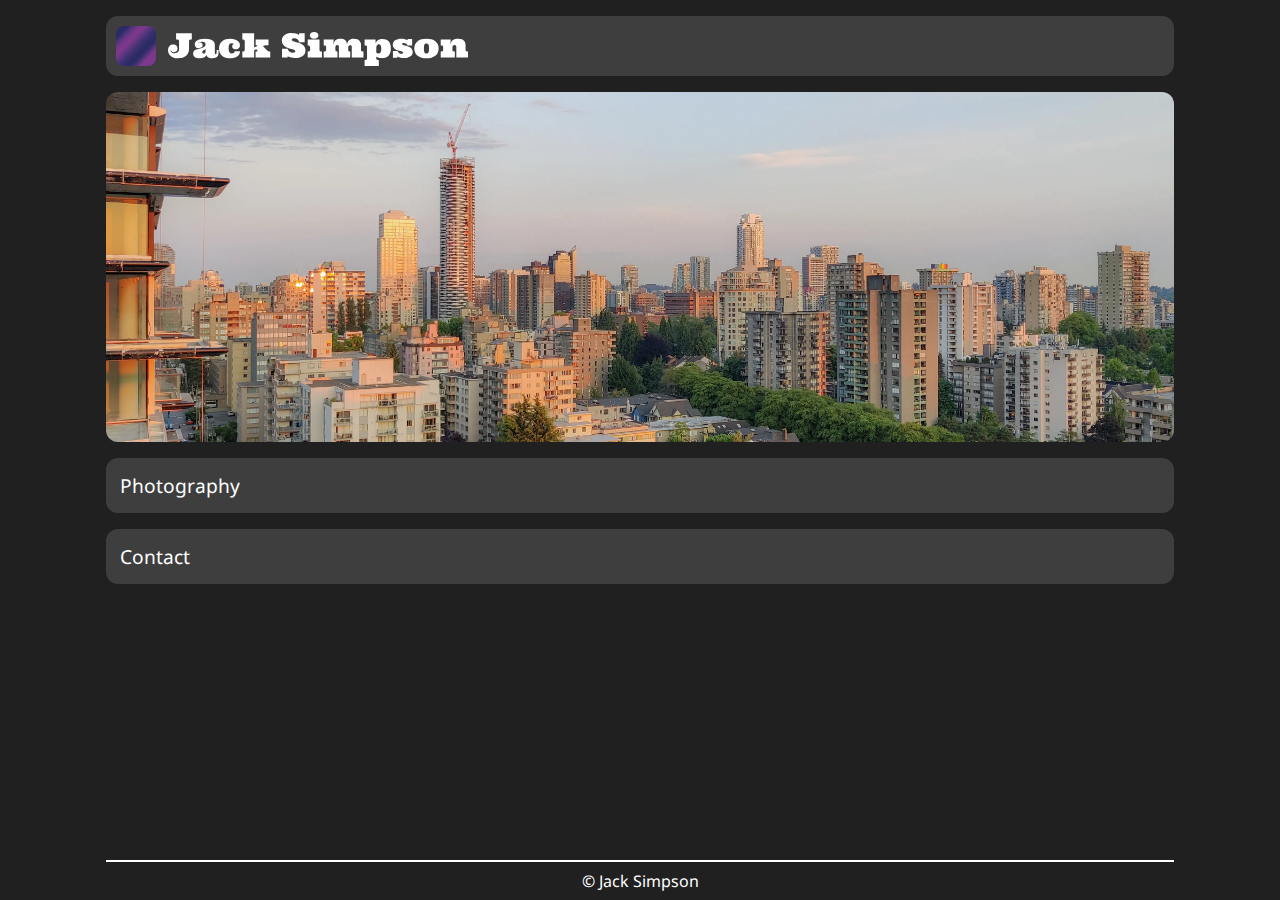
<file: index.html>
<!DOCTYPE html>
<html lang="en">

<head>
    <meta charset="UTF-8">
    <meta name="viewport" content="width=device-width, initial-scale=1.0">
    <title>Home | Jack Simpson</title>
    <link rel="stylesheet" href="project.css">
    <link rel="icon" href="logo.webp" type="image/x-icon">
    <meta name="description" content="Jack Simpson Biography">
    <link rel="preconnect" href="https://fonts.googleapis.com">
    <link rel="preconnect" href="https://fonts.gstatic.com" crossorigin>
    <link href="https://fonts.googleapis.com/css2?family=Noto+Sans:ital,wght@0,100..900;1,100..900&family=Ultra&display=swap" rel="stylesheet">
</head>

<body>
    <div id="wrapper">
        <header>
            <div id="topbar">
                <div id="logo" onclick="location.href='index.html'"></div>
                <a class="topHeader" href="index.html">
                    <img src="photos/header.svg" alt="">
                </a>
            </div>
        </header>
        <main>
            <div class="hero"></div>
            <nav id="homeNav"> <a href="photographyMain.html" class="linkButton">Photography</a> <a href="contact.html"
                    class="linkButton">Contact</a> </nav>
        </main>
        <footer>
            <div class="footertext">&copy; Jack Simpson</div>
        </footer>
    </div>
</body>

</html>
</file>
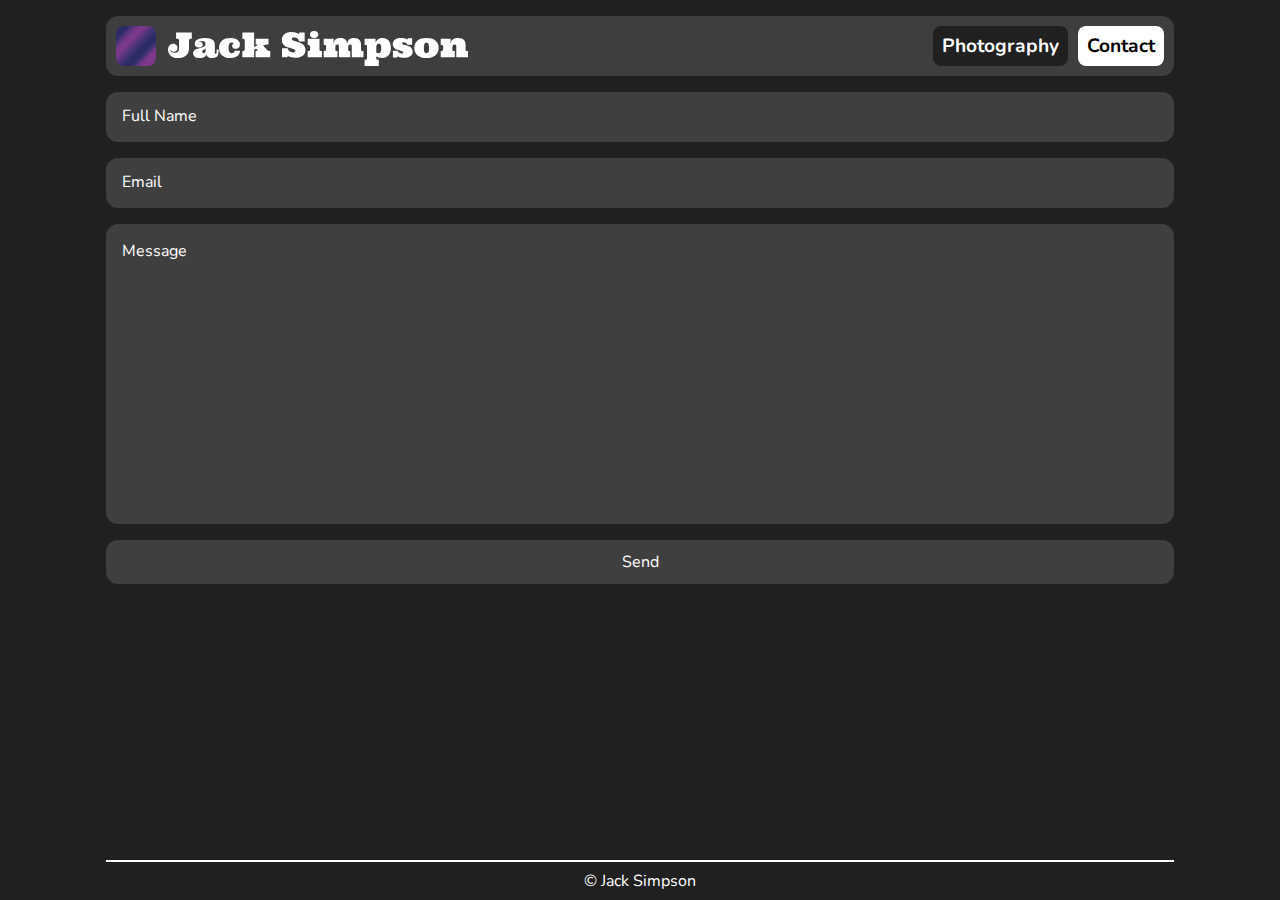
<file: contact/index.html>
<!DOCTYPE html>
<html lang="en">

<head>
    <meta charset="UTF-8">
    <meta name="viewport" content="width=device-width, initial-scale=1.0">
    <title>Contact | Jack Simpson</title>
    <link rel="stylesheet" href="/css/styles.css">
    <link rel="icon" href="/photos/logo.webp" type="image/x-icon">
    <meta name="description" content="Contact Me!">
    <link rel="preconnect" href="https://fonts.googleapis.com">
    <link rel="preconnect" href="https://fonts.gstatic.com" crossorigin>
    <link href="https://fonts.googleapis.com/css2?family=Nunito:ital,wght@0,200..1000;1,200..1000&display=swap" rel="stylesheet">
    <meta name="color-scheme" content="dark">
</head>

<body>
    <div id="wrapper">
        <header>
            <div id="topbar">
                <div id="logo" onclick="location.href='/'"></div>

                <a class="topHeader" href="/">
                    <img src="/photos/header.svg" alt="">
                </a>

                <nav><a href="/photography" class="linkButton">Photography</a> <a href="/contact"
                        class="linkButton selected">Contact</a> </nav>
            </div>
        </header>
        <main>
            <form id="contactForm" action="https://formspree.io/f/mnnqygoe" method="post">
                <input minlength="4" type="text" name="fullName" required placeholder="Full Name">
                <input type="email" name="email" required placeholder="Email" pattern="[a-z0-9._%+\-]+@[a-z0-9.\-]+\.[a-z]{2,}$" title="Please enter an email address">
                <textarea name="message" required placeholder="Message"></textarea>
                <input type="submit" id="submit" value="Send" class="linkButton">
            </form>
        </main>
        <footer>
            <div class="footertext">&copy; Jack Simpson</div>
        </footer>
    </div>
</body>
</html>
</file>
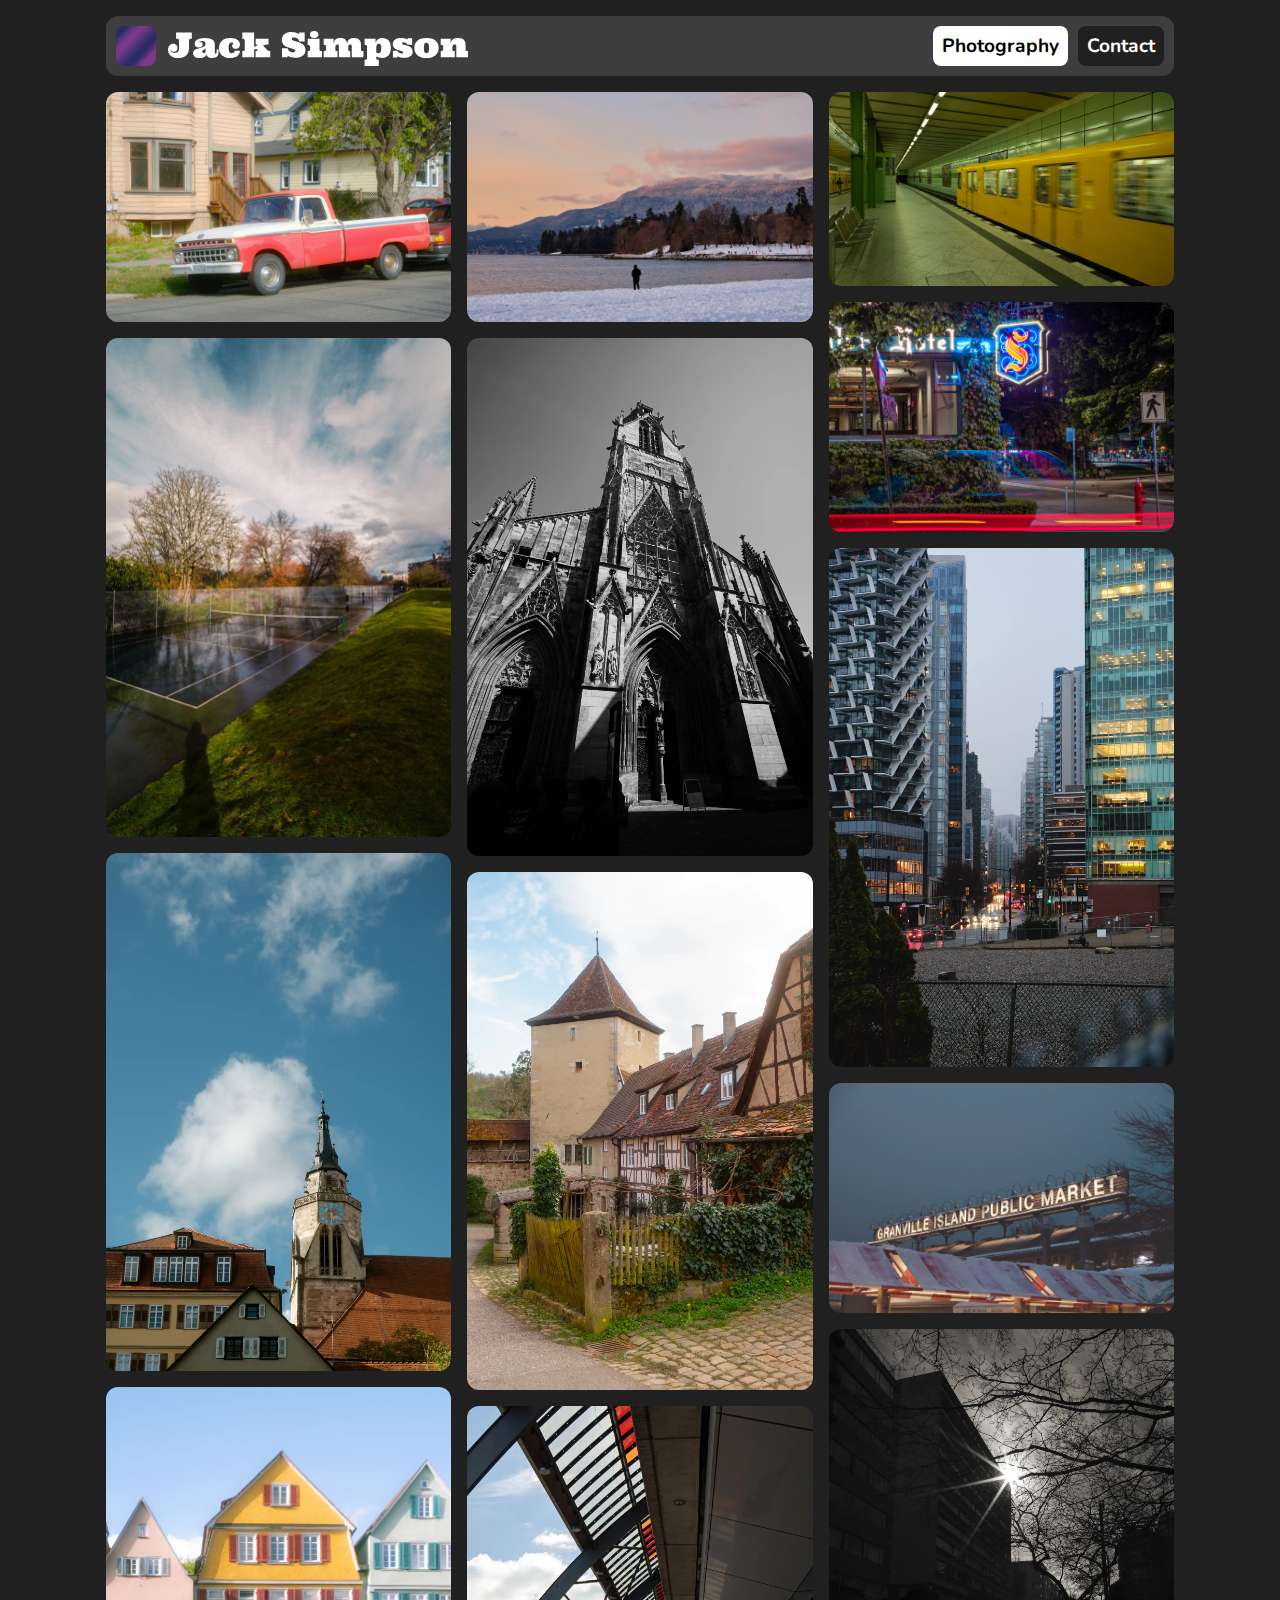
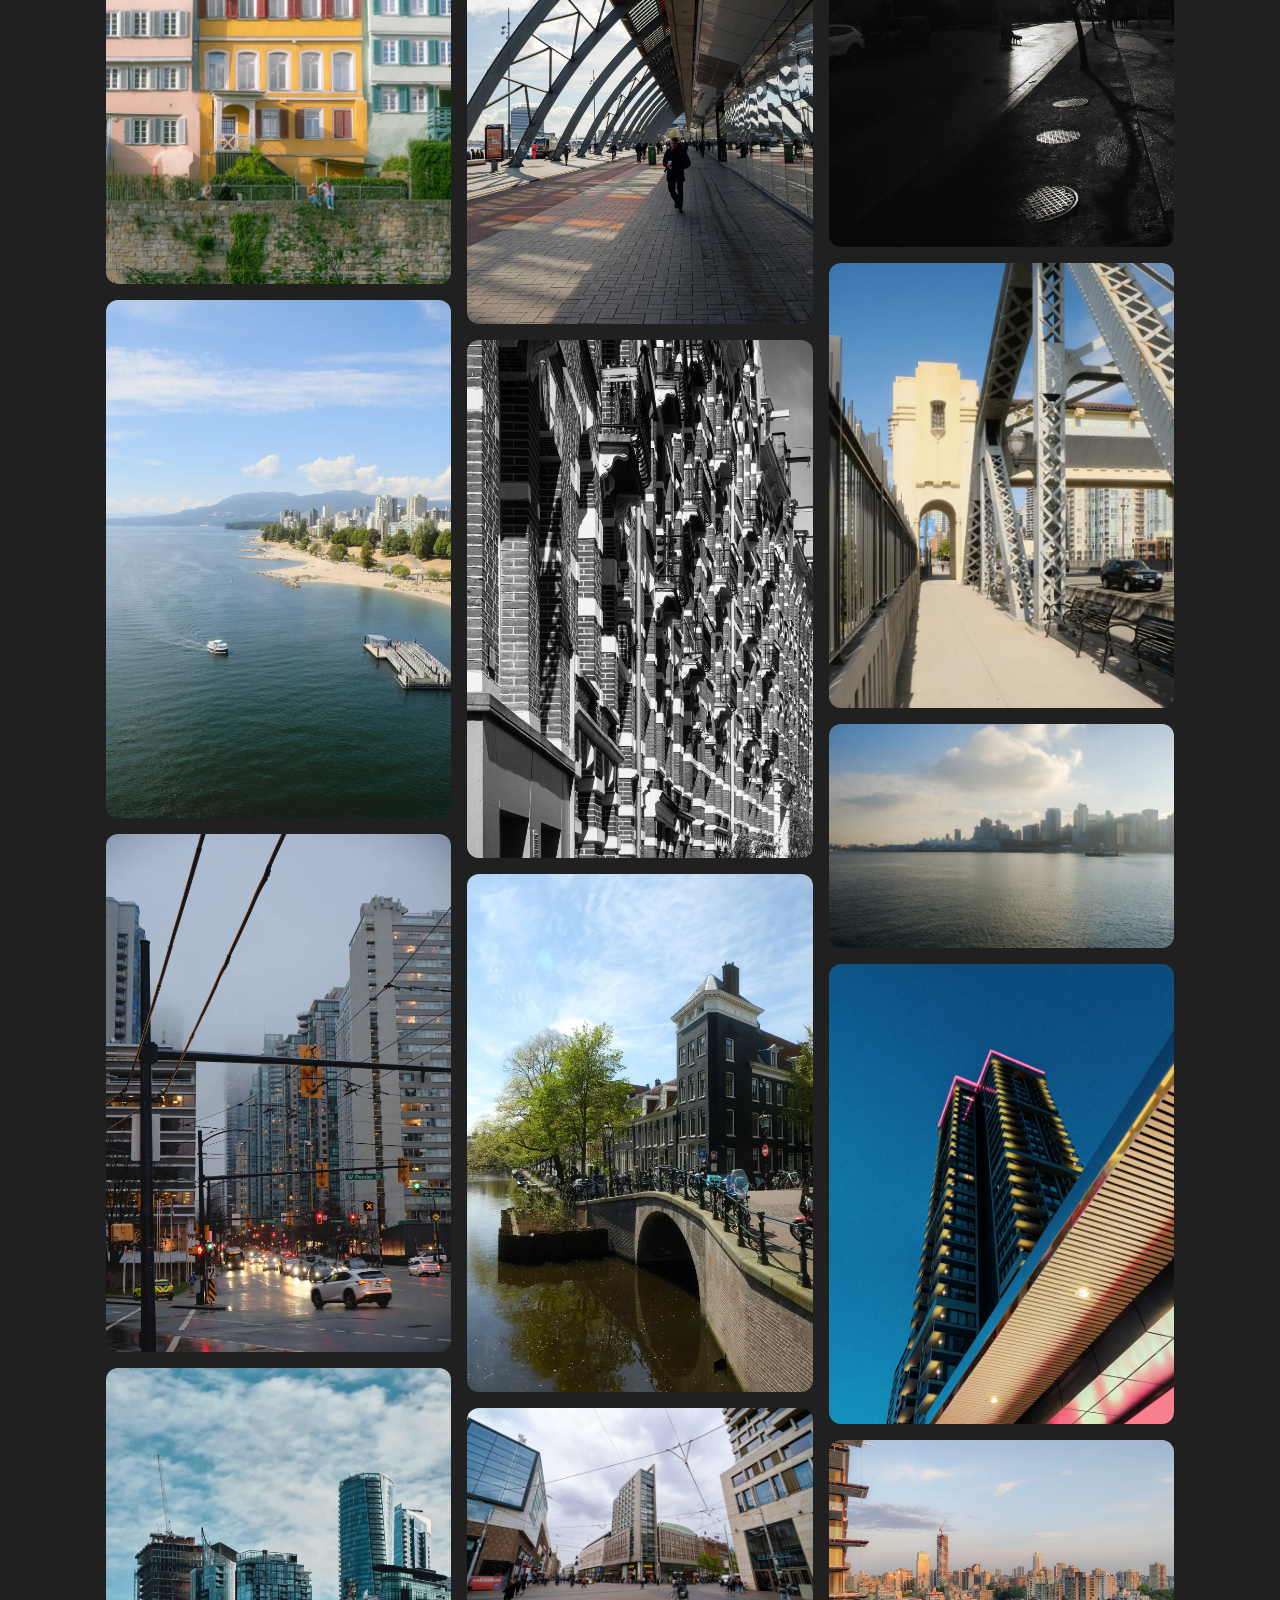
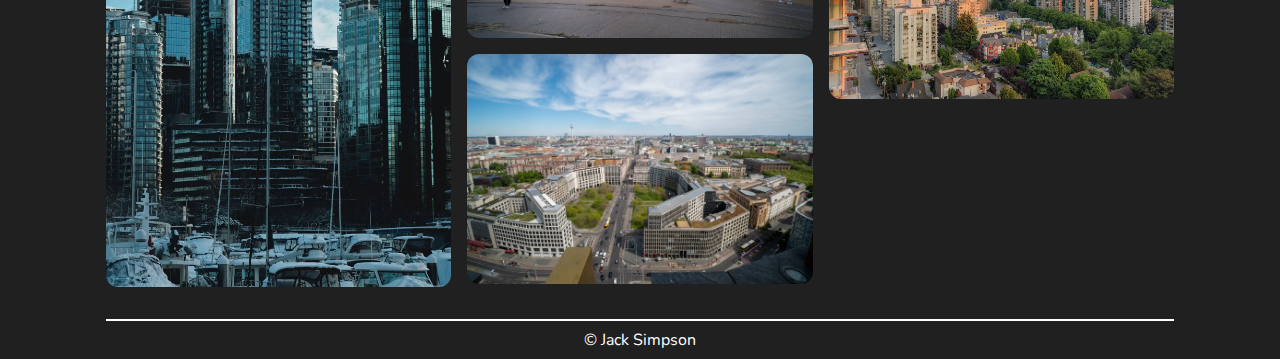
<file: photography/index.html>
<!DOCTYPE html>
<html lang="en">

<head>
    <meta charset="UTF-8">
    <meta name="viewport" content="width=device-width, initial-scale=1.0">
    <title>Photography | Jack Simpson</title>
    <link rel="stylesheet" href="/css/styles.css">
    <link rel="icon" href="/photos/logo.webp" type="image/x-icon">
    <meta name="description" content="Photography Portfolio">
    <link rel="preconnect" href="https://fonts.googleapis.com">
    <link rel="preconnect" href="https://fonts.gstatic.com" crossorigin>
    <link href="https://fonts.googleapis.com/css2?family=Nunito:ital,wght@0,200..1000;1,200..1000&display=swap" rel="stylesheet">
    <meta name="color-scheme" content="dark">
</head>

<body>
    <div id="wrapper">
        <header>
            <div id="topbar">
                <div id="logo" onclick="location.href='/'"></div>
                <a class="topHeader" href="/">
                    <img src="/photos/header.svg" alt="">
                </a>
                <nav><a href="/photography" class="linkButton selected">Photography</a> <a href="/contact"
                        class="linkButton">Contact</a> </nav>
        </header>

        <main>

            <div id="gallery">
                <div class="photoGrid">
                    <a href="/photos/main/1.webp">
                        <img src="/photos/main/1.webp" alt="">
                    </a>
                </div>

                <div class="photoGrid">
                    <a href="/photos/main/2.webp">
                        <img src="/photos/main/2.webp" alt="">
                    </a>
                </div>

                <div class="photoGrid">
                    <a href="/photos/main/3.webp">
                        <img src="/photos/main/3.webp" alt="">
                    </a>
                </div>

                <div class="photoGrid">
                    <a href="/photos/main/4.webp">
                        <img src="/photos/main/4.webp" alt="">
                    </a>
                </div>

                <div class="photoGrid">
                    <a href="/photos/main/5.webp">
                        <img src="/photos/main/5.webp" alt="">
                    </a>
                </div>

                <div class="photoGrid">
                    <a href="/photos/main/6.webp">
                        <img src="/photos/main/6.webp" alt="">
                    </a>
                </div>

                <div class="photoGrid">
                    <a href="/photos/main/7.webp">
                        <img src="/photos/main/7.webp" alt="">
                    </a>
                </div>

                <div class="photoGrid">
                    <a href="/photos/main/8.webp">
                        <img src="/photos/main/8.webp" alt="">
                    </a>
                </div>

                <div class="photoGrid">
                    <a href="/photos/main/9.webp">
                        <img src="/photos/main/9.webp" alt="">
                    </a>
                </div>

                <div class="photoGrid">
                    <a href="/photos/main/10.webp">
                        <img src="/photos/main/10.webp" alt="">
                    </a>
                </div>

                <div class="photoGrid">
                    <a href="/photos/main/11.webp">
                        <img src="/photos/main/11.webp" alt="">
                    </a>
                </div>

                <div class="photoGrid">
                    <a href="/photos/main/12.webp">
                        <img src="/photos/main/12.webp" alt="">
                    </a>
                </div>

                <div class="photoGrid">
                    <a href="/photos/main/13.webp">
                        <img src="/photos/main/13.webp" alt="">
                    </a>
                </div>

                <div class="photoGrid">
                    <a href="/photos/main/14.webp">
                        <img src="/photos/main/14.webp" alt="">
                    </a>
                </div>

                <div class="photoGrid">
                    <a href="/photos/main/15.webp">
                        <img src="/photos/main/15.webp" alt="">
                    </a>
                </div>

                <div class="photoGrid">
                    <a href="/photos/main/16.webp">
                        <img src="/photos/main/16.webp" alt="">
                    </a>
                </div>

                <div class="photoGrid">
                    <a href="/photos/main/17.webp">
                        <img src="/photos/main/17.webp" alt="">
                    </a>
                </div>

                <div class="photoGrid">
                    <a href="/photos/main/18.webp">
                        <img src="/photos/main/18.webp" alt="">
                    </a>
                </div>

                <div class="photoGrid">
                    <a href="/photos/main/19.webp">
                        <img src="/photos/main/19.webp" alt="">
                    </a>
                </div>

                <div class="photoGrid">
                    <a href="/photos/main/20.webp">
                        <img src="/photos/main/20.webp" alt="">
                    </a>
                </div>

                <div class="photoGrid">
                    <a href="/photos/main/21.webp">
                        <img src="/photos/main/21.webp" alt="">
                    </a>
                </div>

                <div class="photoGrid">
                    <a href="/photos/main/22.webp">
                        <img src="/photos/main/22.webp" alt="">
                    </a>
                </div>

                <div class="photoGrid">
                    <a href="/photos/main/23.webp">
                        <img src="/photos/main/23.webp" alt="">
                    </a>
                </div>

                <div class="photoGrid">
                    <a href="/photos/main/24.webp">
                        <img src="/photos/main/24.webp" alt="">
                    </a>
                </div>

            </div>

        </main>

        <footer>
            <div class="footertext">&copy; Jack Simpson</div>
        </footer>

    </div>
</body>

</html>
</file>
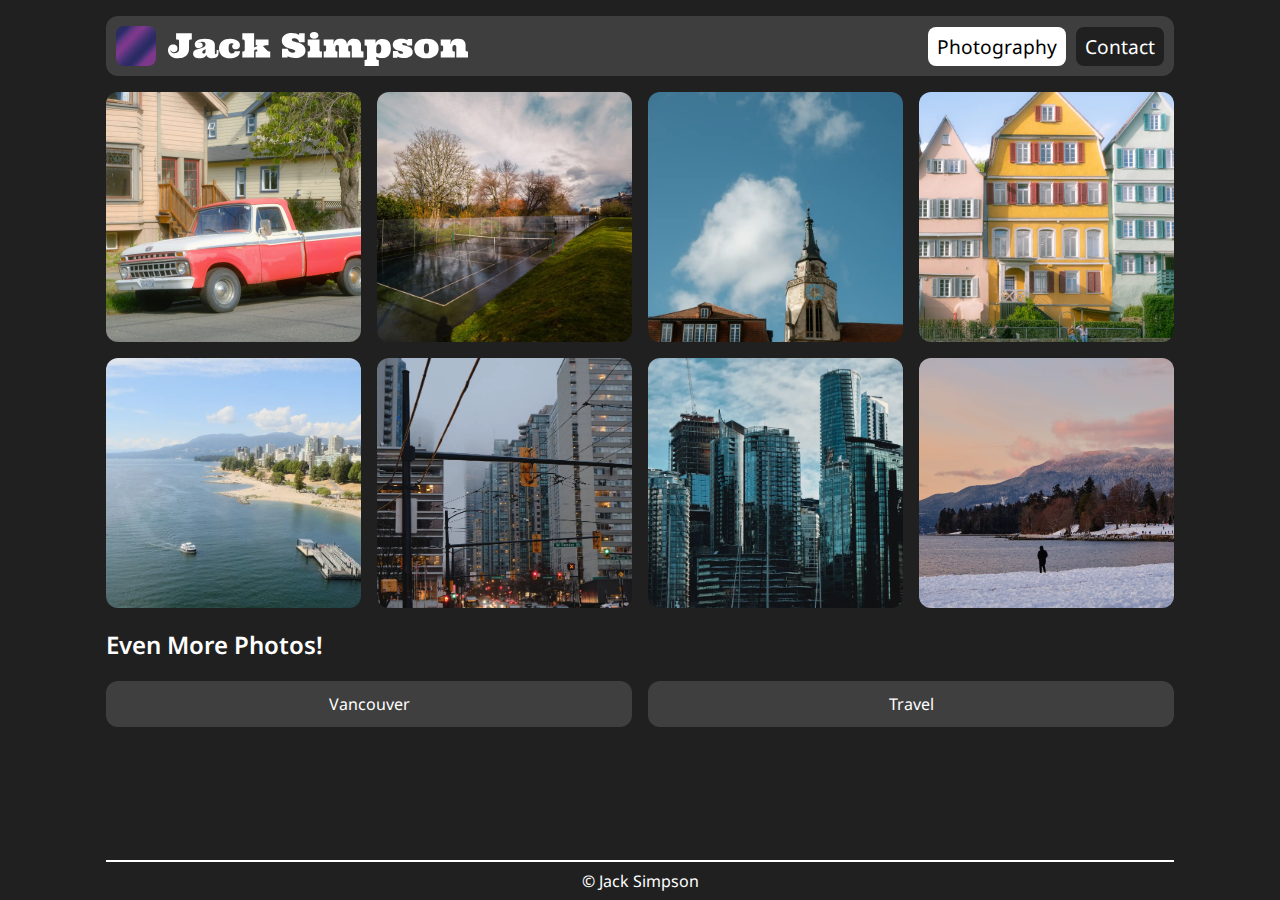
<file: photographyMain.html>
<!DOCTYPE html>
<html lang="en">

<head>
    <meta charset="UTF-8">
    <meta name="viewport" content="width=device-width, initial-scale=1.0">
    <title>Photography | Jack Simpson</title>
    <link rel="stylesheet" href="project.css">
    <link rel="icon" href="logo.webp" type="image/x-icon">
    <meta name="description" content="Photography Portfolio">
    <link rel="preconnect" href="https://fonts.googleapis.com">
    <link rel="preconnect" href="https://fonts.gstatic.com" crossorigin>
    <link href="https://fonts.googleapis.com/css2?family=Noto+Sans:ital,wght@0,100..900;1,100..900&family=Ultra&display=swap" rel="stylesheet">
</head>

<body>
    <div id="wrapper">
        <header>
            <div id="topbar">
                <div id="logo" onclick="location.href='index.html'"></div>
                <a class="topHeader" href="index.html">
                    <img src="photos/header.svg" alt="">
                </a>
                <nav><a href="photographyMain.html" class="linkButton selected">Photography</a> <a href="contact.html"
                        class="linkButton">Contact</a> </nav>
        </header>

        <main>

            <div id="gallery">
                <div class="photoGrid">
                    <a href="photos/main/1.webp">
                        <img src="photos/main/1.webp" alt="">
                    </a>
                </div>

                <div class="photoGrid">
                    <a href="photos/main/2.webp">
                        <img src="photos/main/2.webp" alt="">
                    </a>
                </div>

                <div class="photoGrid">
                    <a href="photos/main/3.webp">
                        <img src="photos/main/3.webp" alt="">
                    </a>
                </div>

                <div class="photoGrid">
                    <a href="photos/main/4.webp">
                        <img src="photos/main/4.webp" alt="">
                    </a>
                </div>

                <div class="photoGrid">
                    <a href="photos/main/5.webp">
                        <img src="photos/main/5.webp" alt="">
                    </a>
                </div>

                <div class="photoGrid">
                    <a href="photos/main/6.webp">
                        <img src="photos/main/6.webp" alt="">
                    </a>
                </div>

                <div class="photoGrid">
                    <a href="photos/main/7.webp">
                        <img src="photos/main/7.webp" alt="">
                    </a>
                </div>

                <div class="photoGrid">
                    <a href="photos/main/8.webp">
                        <img src="photos/main/8.webp" alt="">
                    </a>
                </div>

            </div>
            <h2>Even More Photos!</h2>
            <div id="morePhotos">
                <a class="photoLinks linkButton" href="photographyVan.html">Vancouver</a>
                <a class="photoLinks linkButton" href="photographyTravel.html">Travel</a>
            </div>

        </main>

        <footer>
            <div class="footertext">&copy; Jack Simpson</div>
        </footer>

    </div>
</body>

</html>
</file>
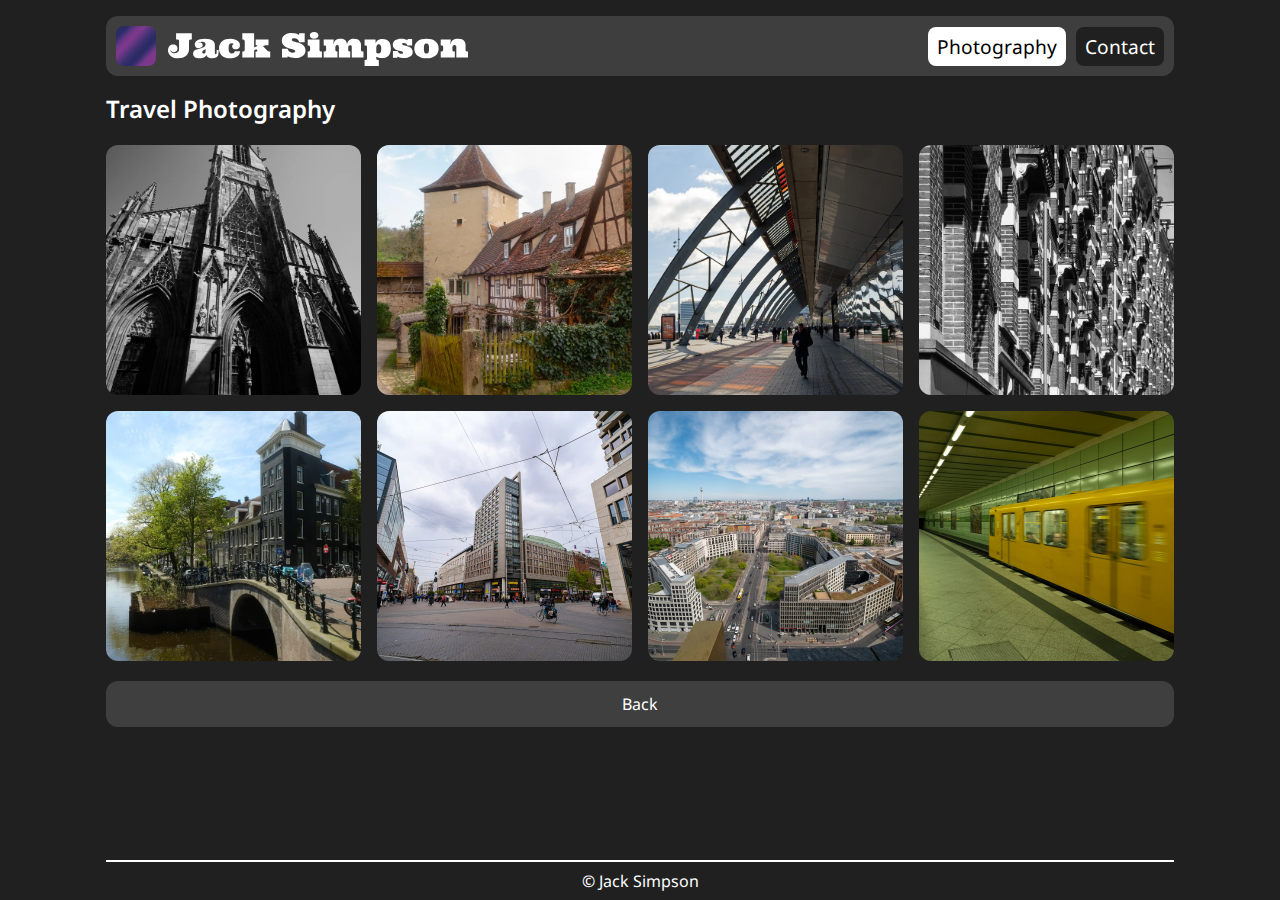
<file: photographyTravel.html>
<!DOCTYPE html>
<html lang="en">

<head>
    <meta charset="UTF-8">
    <meta name="viewport" content="width=device-width, initial-scale=1.0">
    <title>Travel Photography | Jack Simpson</title>
    <link rel="stylesheet" href="project.css">
    <link rel="icon" href="logo.webp" type="image/x-icon">
    <meta name="description" content="Photography Portfolio">
    <link rel="preconnect" href="https://fonts.googleapis.com">
    <link rel="preconnect" href="https://fonts.gstatic.com" crossorigin>
    <link href="https://fonts.googleapis.com/css2?family=Noto+Sans:ital,wght@0,100..900;1,100..900&family=Ultra&display=swap" rel="stylesheet">
</head>

<body>
    <div id="wrapper">
        <header>
            <div id="topbar">
                <div id="logo" onclick="location.href='index.html'"></div>
                <a class="topHeader" href="index.html">
                    <img src="photos/header.svg" alt="">
                </a>
                <nav><a href="photographyMain.html" class="linkButton selected">Photography</a> <a href="contact.html"
                        class="linkButton">Contact</a> </nav>
        </header>

        <main>
            <h2 class="toph2">Travel Photography</h2>
            <div id="gallery">

                <div class="photoGrid">
                    <a href="photos/travel/1.webp">
                        <img src="photos/travel/1.webp" alt="">
                    </a>
                </div>

                <div class="photoGrid">
                    <a href="photos/travel/2.webp">
                        <img src="photos/travel/2.webp" alt="">
                    </a>
                </div>

                <div class="photoGrid">
                    <a href="photos/travel/3.webp">
                        <img src="photos/travel/3.webp" alt="">
                    </a>
                </div>

                <div class="photoGrid">
                    <a href="photos/travel/4.webp">
                        <img src="photos/travel/4.webp" alt="">
                    </a>
                </div>

                <div class="photoGrid">
                    <a href="photos/travel/5.webp">
                        <img src="photos/travel/5.webp" alt="">
                    </a>
                </div>

                <div class="photoGrid">
                    <a href="photos/travel/6.webp">
                        <img src="photos/travel/6.webp" alt="">
                    </a>
                </div>

                <div class="photoGrid">
                    <a href="photos/travel/7.webp">
                        <img src="photos/travel/7.webp" alt="">
                    </a>
                </div>

                <div class="photoGrid">
                    <a href="photos/travel/8.webp">
                        <img src="photos/travel/8.webp" alt="">
                    </a>
                </div>

            </div>
            <h2></h2>
            <a class="photoLinks linkButton back" href="photographyMain.html">Back</a>

        </main>

        <footer>
            <div class="footertext">&copy; Jack Simpson</div>
        </footer>
    </div>
</body>

</html>
</file>
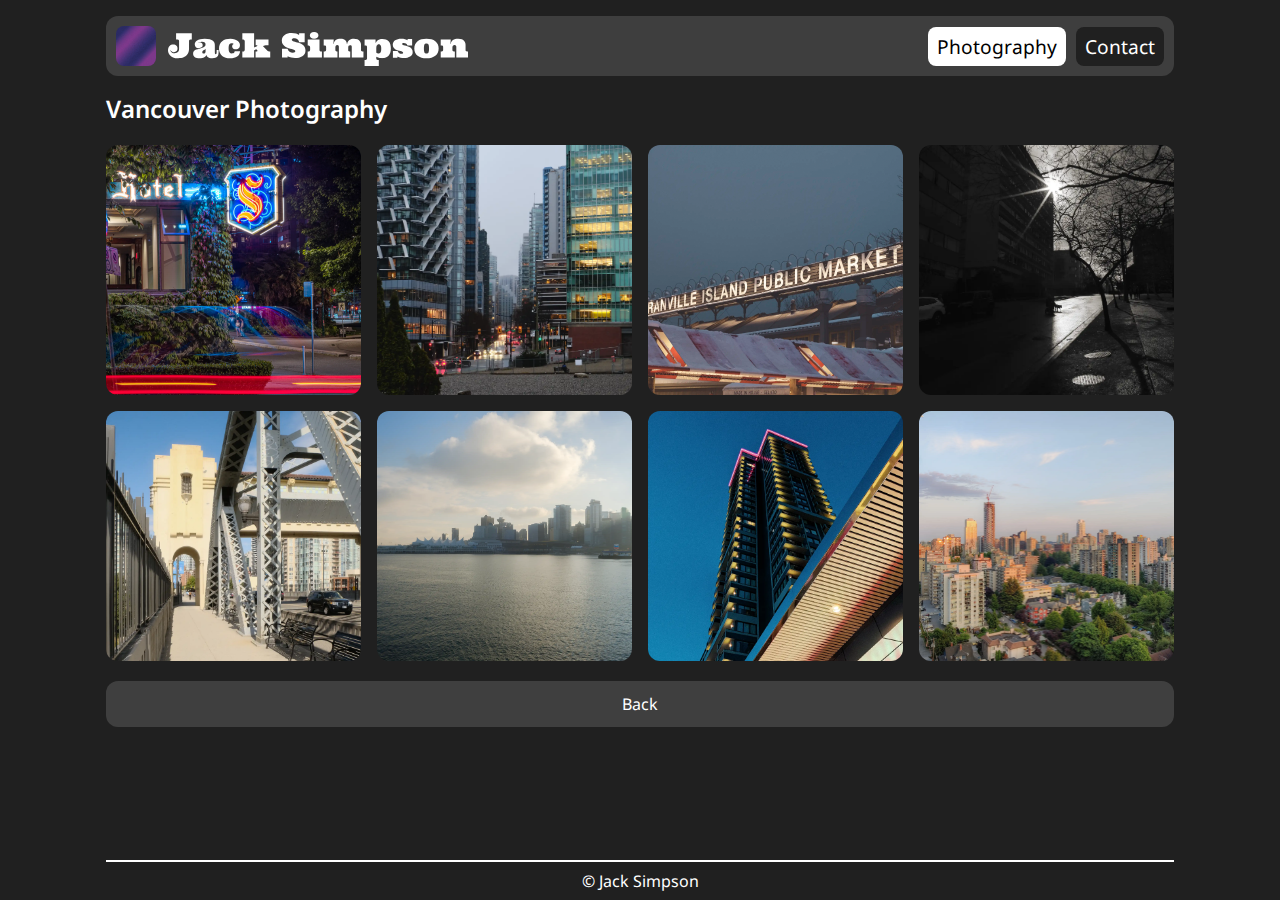
<file: photographyVan.html>
<!DOCTYPE html>
<html lang="en">

<head>
    <meta charset="UTF-8">
    <meta name="viewport" content="width=device-width, initial-scale=1.0">
    <title>Vancouver Photography | Jack Simpson</title>
    <link rel="stylesheet" href="project.css">
    <link rel="icon" href="logo.webp" type="image/x-icon">
    <meta name="description" content="Photography Portfolio">
    <link rel="preconnect" href="https://fonts.googleapis.com">
    <link rel="preconnect" href="https://fonts.gstatic.com" crossorigin>
    <link href="https://fonts.googleapis.com/css2?family=Noto+Sans:ital,wght@0,100..900;1,100..900&family=Ultra&display=swap" rel="stylesheet">
</head>

<body>
    <div id="wrapper">
        <header>
            <div id="topbar">
                <div id="logo" onclick="location.href='index.html'"></div>
                <a class="topHeader" href="index.html">
                    <img src="photos/header.svg" alt="">
                </a>
                <nav><a href="photographyMain.html" class="linkButton selected">Photography</a> <a href="contact.html"
                        class="linkButton">Contact</a> </nav>
        </header>

        <main>
            <h2 class="toph2">Vancouver Photography</h2>
            <div id="gallery">

                <div class="photoGrid">
                    <a href="photos/van/1.webp">
                        <img src="photos/van/1.webp" alt="">
                    </a>
                </div>

                <div class="photoGrid">
                    <a href="photos/van/2.webp">
                        <img src="photos/van/2.webp" alt="">
                    </a>
                </div>

                <div class="photoGrid">
                    <a href="photos/van/3.webp">
                        <img src="photos/van/3.webp" alt="">
                    </a>
                </div>

                <div class="photoGrid">
                    <a href="photos/van/4.webp">
                        <img src="photos/van/4.webp" alt="">
                    </a>
                </div>

                <div class="photoGrid">
                    <a href="photos/van/5.webp">
                        <img src="photos/van/5.webp" alt="">
                    </a>
                </div>

                <div class="photoGrid">
                    <a href="photos/van/6.webp">
                        <img src="photos/van/6.webp" alt="">
                    </a>
                </div>

                <div class="photoGrid">
                    <a href="photos/van/7.webp">
                        <img src="photos/van/7.webp" alt="">
                    </a>
                </div>

                <div class="photoGrid">
                    <a href="photos/van/8.webp">
                        <img src="photos/van/8.webp" alt="">
                    </a>
                </div>

            </div>
            <h2></h2>
            <a class="photoLinks linkButton back" href="photographyMain.html">Back</a>

        </main>

        <footer>
            <div class="footertext">&copy; Jack Simpson</div>
        </footer>
    </div>
</body>

</html>
</file>
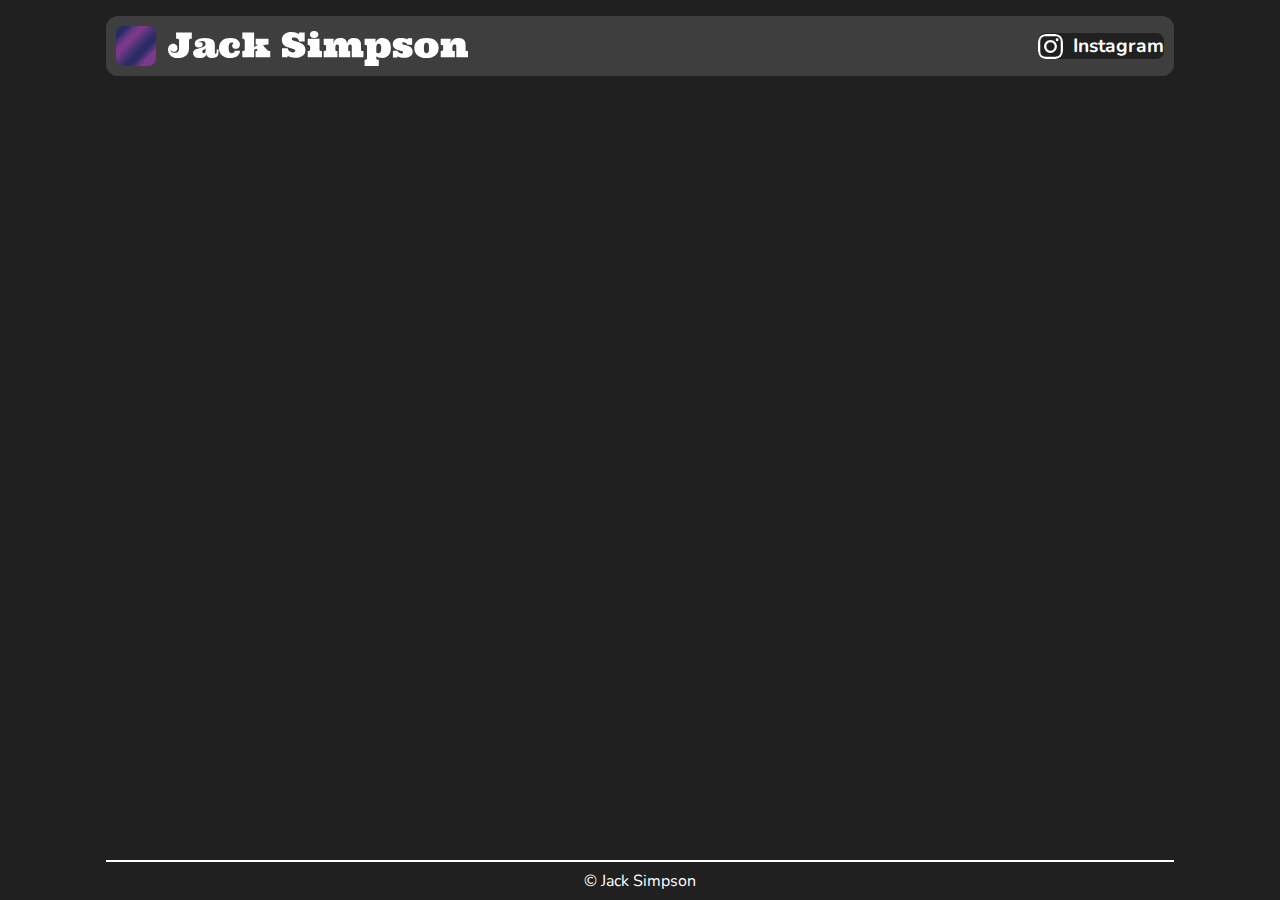
<file: template.html>
<!DOCTYPE html>
<html lang="en">

<head>
    <meta charset="UTF-8">
    <meta name="viewport" content="width=device-width, initial-scale=1.0">
    <title>Photography | Jack Simpson</title>
    <link rel="stylesheet" href="/css/styles.css">
    <link rel="icon" href="/photos/logo.webp" type="image/x-icon">
    <meta name="description" content="Photography Portfolio">
    <link rel="preconnect" href="https://fonts.googleapis.com">
    <link rel="preconnect" href="https://fonts.gstatic.com" crossorigin>
    <link href="https://fonts.googleapis.com/css2?family=Nunito:ital,wght@0,200..1000;1,200..1000&display=swap" rel="stylesheet">
    <meta name="color-scheme" content="dark">
</head>

<body>
    <div id="wrapper">
        <header>
            <div id="topbar">
                <div id="logo"></div>
                <a class="topHeader">
                    <img src="/photos/header.svg" alt="">
                </a>
                <nav><a href="https://www.instagram.com/jgs259/" class="linkButton" id="Instagram-button"><div id="Instagram-logo"alt="Instagram Logo"></div>Instagram</a></nav>
        </header>

        <main>

            <div id="gallery">
                <!-- PHOTOS_INJECT -->
            </div>

        </main>

        <footer>
            <div class="footertext">&copy; Jack Simpson</div>
        </footer>

    </div>
</body>

</html>
</file>
<file: project.css>
* {
    color: white;
    box-sizing: border-box;
    font-family: "Noto Sans", sans-serif;
    font-optical-sizing: auto;
    font-weight: 400;
    font-variation-settings: "wdth" 100;
}

body {
    background-color: rgb(32, 32, 32);
    margin-left: auto;
    margin-right: auto;
    margin-top: 1em;
    margin-bottom: 8px;
    min-width: 385px;
}

*::selection {
    background-color: white;
    color: black;
}

#wrapper {
    margin-left: 1em;
    margin-right: 1em;
    display: flex;
    flex-direction: column;
    min-height: calc(100vh - 1.5em);
    gap: 1em;
}

main {
    flex: 1;
}

#topbar {
    display: grid;
    grid-template-columns: 52px 1fr;
    width: 100%;
    background-color: rgb(62, 62, 62);
    padding: 10px;
    border-radius: 12px;
    align-items: center;
    user-select: none;
}

.toph2 {
    margin-top: 0;
}

footer {
    width: 100%;
    height: 2em;
    border-top: solid white 2px;
    text-align: center;
}

.topHeader {
    width: 300px;
    margin-bottom: -11px;
    shape-rendering: crispEdges;
}

h2 {
    font-weight: 600;
}

.linkButton {
    transition: background-color 300ms, color 300ms;
}

.linkButton:hover {
    transition: background-color 300ms, color 300ms;
    background-color: rgb(255, 255, 255);
    color: black;
}

nav {
    grid-column: span 2;
    grid-row: 2;
    display: flex;
    flex-direction: column;
    gap: 10px;
    margin-top: 1em;
    width: 100%;
}

nav a {
    font-size: 1.2em; 
    text-decoration: none;
    background-color: rgb(32, 32, 32);
    padding: 10px;
    border-radius: 8px;
    text-transform: capitalize;
    width: 100%;
}

nav:not(#homeNav) a {
    text-align: center;
}

nav a:hover {
    border-color: rgb(255, 255, 255);
}

#homeNav {
    margin-top: 1em;
    flex-direction: column;
    text-align: left;
    gap: 1em;
}

#homeNav a {
    background-color: rgb(62, 62, 62);
    padding: 14px;
    border-radius: 12px;
    font-size: 1.2em;
}

.selected {
    background-color: rgb(255, 255, 255);
    color: black;
}

.back {
    width: 100%;
}

.hero {
    width: 100%;
    height: 50vw;
    max-height: 350px;
    min-height: 150px;
    background-image: url(hero.webp);
    background-size: cover;
    background-repeat: no-repeat;
    background-position: 0% 50%;
    border-radius: 12px;
}

#logo {
    width: 40px;
    height: 40px;
    background-image: url(logo.webp);
    background-size: cover;
    margin-top: 0;
    grid-column: 1;
    grid-row: 1;
    cursor: pointer;
    border-radius: 8px;
}

.flexcontent {
    display: flex;
    flex-direction: column;
    gap: 1em;
}

.contentheader {
    width: 20%;
    text-wrap: nowrap;
}

.content {
    width: auto;
}

#gallery {
    display: grid;
    grid-template-columns: 1fr 1fr;
    grid-template-rows: repeat(4, 250px);
    gap: 16px;
    width: 100%;
}

.photoGrid {
    width: 100%;
    height: 100%;
}

#gallery img {
    border-radius: 12px;
    width: 100%;
    height: 100%;
    object-fit: cover;
}

#morePhotos {
    width: 100%;
    display: grid;
    grid-template-columns: 1fr;
    gap: 1em;
}

.photoLinks {
    background-color: rgb(63, 63, 63);
    border-radius: 12px;
    padding: 12px;
    text-decoration: none;
    display: block;
    text-align: center;
}

.footertext {
    padding-top: 8px;
}

form {
    display: flex;
    flex-direction: column;
    gap: 1em;
    width: 100%;
}

input::placeholder, textarea::placeholder {
    color: white;
    font-size: 16px;
}

input, textarea {
    width: 100%;
    background-color: rgb(63, 63, 63);
    padding: 16px;
    border-radius: 12px;
    box-sizing: border-box;
    border-width: 0;
    transition: box-shadow 0.2s ease-in-out;
}

input:focus, textarea:focus {
    outline: none;
    box-shadow: 0 0 8px 2px #ffffff; 
    transition: box-shadow 0.2s ease-in-out;
}

#submit {
    font-size: 1em;
    padding: 0.7em;
    box-shadow: 0 0 0 0 #ffffff; 
}

textarea {
    height: 300px;
    resize: none;
}

.error {
    color: rgb(255, 68, 68);
    font-style: italic;
}

::-webkit-scrollbar {
    width: 8px;
}

::-webkit-scrollbar-thumb {
    background-color: rgb(62, 62, 62);
    border-radius: 12px;
}

::-webkit-scrollbar-thumb:hover {
    background-color: rgb(83, 83, 83);
}

@media (min-width: 650px){
    body {
        max-width: 1100px;
        margin-left: auto;
        margin-right: auto;
    }

    header {
        grid-column: 2;
    }

    nav {
        grid-column: 3;
        flex-direction: row;
        border-top: none;
        margin-top: 0;
        padding-top: 0;
        grid-row: 1;
    }

    nav a {
        padding: 6px;
        padding-left: 9px;
        padding-right: 9px;
    }

    #homeNav a:hover {
        background-color: rgb(255, 255, 255);
    }

    #topbar {
        grid-template-rows: 1fr;
    }
    
    .flexcontent {
        flex-direction: row;
    }

    .content {
        width: auto;
    }

    input, textarea {
        width: 1fr;
    }

    form {
        margin-left: auto;
        margin-right: auto;
    }
    
    #gallery img {
        width: 100%;
        box-shadow: 0px;
        transition: box-shadow 400ms;
    }
    
    #gallery img:hover {
        box-shadow: 0px 8px 35px 0px rgba(0, 0, 0, 0.815);
        transition: box-shadow 200ms;
    }

    #morePhotos {
        width: 100%;
        display: grid;
        grid-template-columns: 1fr 1fr;
        gap: 1em;
    }

    #gallery {
        grid-template-columns: repeat(3, 1fr);
        grid-template-rows: repeat(3, 250px);
    }
}

@media (min-width:900px){
    #gallery {
        grid-template-columns: repeat(4, 1fr);
        grid-template-rows: repeat(2, 250px);
    }
}

@media (max-width:475px){
    #gallery {
        display: grid;
        grid-template-columns: 1fr 1fr;
        grid-template-rows: repeat(4, 200px);
        gap: 16px;
        width: 100%;
    }
}
</file>
<file: css/styles.css>
:root {
  color-scheme: dark;
}

* {
    color: white;
    box-sizing: border-box;
    font-family: "Nunito", sans-serif;
    font-optical-sizing: auto;
    font-weight: 400;
    font-style: normal;
}

body {
    background-color: rgb(32, 32, 32);
    margin-left: auto;
    margin-right: auto;
    margin-top: 1em;
    margin-bottom: 8px;
    min-width: 350px;
}

*::selection {
    background-color: white;
    color: black;
}

#wrapper {
    margin-left: 1em;
    margin-right: 1em;
    display: flex;
    flex-direction: column;
    min-height: calc(100vh - 1.5em);
    gap: 1em;
}

main {
    flex: 1;
}

#topbar {
    display: grid;
    grid-template-columns: 52px 1fr;
    width: 100%;
    background-color: rgb(62, 62, 62);
    padding: 10px;
    border-radius: 12px;
    align-items: center;
    user-select: none;
}

.toph2 {
    margin-top: 0;
}

footer {
    width: 100%;
    height: 2em;
    border-top: solid white 2px;
    text-align: center;
}

.topHeader {
    width: 300px;
    margin-bottom: -11px;
    shape-rendering: crispEdges;
}

h2 {
    font-weight: 600;
}

.linkButton {
    transition: background-color 300ms, color 300ms;
}

.linkButton:hover {
    transition: background-color 300ms, color 300ms;
    background-color: rgb(255, 255, 255);
    color: black;
}

nav {
    grid-column: span 2;
    grid-row: 2;
    display: flex;
    flex-direction: column;
    gap: 10px;
    margin-top: 1em;
    width: 100%;
}

nav a {
    font-size: 1.2em; 
    text-decoration: none;
    background-color: rgb(32, 32, 32);
    padding: 10px;
    border-radius: 8px;
    text-transform: capitalize;
    width: 100%;
    font-weight: 700;
}

nav:not(#homeNav) a {
    text-align: center;
}

nav a:hover {
    border-color: rgb(255, 255, 255);
}

#homeNav {
    margin-top: 1em;
    flex-direction: column;
    text-align: left;
    gap: 1em;
}

#homeNav a {
    background-color: rgb(62, 62, 62);
    padding: 14px;
    border-radius: 12px;
    font-size: 1.2em;
}

.selected {
    background-color: rgb(255, 255, 255);
    color: black;
}

.back {
    width: 100%;
}

.hero {
    width: 100%;
    height: 50vw;
    max-height: 350px;
    min-height: 150px;
    background-image: url(/photos/hero.webp);
    background-size: cover;
    background-repeat: no-repeat;
    background-position: 0% 50%;
    border-radius: 12px;
}

#logo {
    width: 40px;
    height: 40px;
    background-image: url(/photos/logo.webp);
    background-size: cover;
    margin-top: 0;
    grid-column: 1;
    grid-row: 1;
    cursor: pointer;
    border-radius: 8px;
}

.flexcontent {
    display: flex;
    flex-direction: column;
    gap: 1em;
}

.contentheader {
    width: 20%;
    text-wrap: nowrap;
}

.content {
    width: auto;
}

#gallery {
    column-count: 2;
    column-gap: 16px;
    row-gap: 10px;
    width: 100%;
}

.photoGrid {
    width: 100%;
    height: 100%;
}

#gallery img {
    border-radius: 12px;
    width: 100%;
    height: 100%;
    object-fit: cover;
    margin-bottom: 10px;
}

#morePhotos {
    width: 100%;
    display: grid;
    grid-template-columns: 1fr;
    gap: 1em;
}

.photoLinks {
    background-color: rgb(63, 63, 63);
    border-radius: 12px;
    padding: 12px;
    text-decoration: none;
    display: block;
    text-align: center;
}

.footertext {
    padding-top: 8px;
}

form {
    display: flex;
    flex-direction: column;
    gap: 1em;
    width: 100%;
}

input::placeholder, textarea::placeholder {
    color: white;
    font-size: 16px;
}

input, textarea {
    width: 100%;
    background-color: rgb(63, 63, 63);
    padding: 16px;
    border-radius: 12px;
    box-sizing: border-box;
    border-width: 0;
    transition: box-shadow 0.2s ease-in-out;
}

input:focus, textarea:focus {
    outline: none;
    box-shadow: 0 0 8px 2px #ffffff; 
    transition: box-shadow 0.2s ease-in-out;
}

#submit {
    font-size: 1em;
    padding: 0.7em;
    box-shadow: 0 0 0 0 #ffffff; 
}

textarea {
    height: 300px;
    resize: none;
}

.error {
    color: rgb(255, 68, 68);
    font-style: italic;
}

::-webkit-scrollbar {
    width: 8px;
}

::-webkit-scrollbar-thumb {
    background-color: rgb(62, 62, 62);
    border-radius: 12px;
}

::-webkit-scrollbar-thumb:hover {
    background-color: rgb(83, 83, 83);
}

#Instagram-button {
    display: flex;
    gap: 10px;
    align-items: center;
    padding: 0;
}

#Instagram-button:hover {
    #Instagram-logo {
        transition: filter 300ms;
        filter: invert(100%);
    }
}

#Instagram-logo {
    background-image: url(/photos/Instagram_Glyph_White.svg);
    width: 25px;
    height: 25px;
    margin-top: 0;
    grid-column: 1;
    grid-row: 1;
    border-radius: 8px;
    transition: filter 300ms;
}

/* Responsive Media Queries */

@media (min-width: 650px){
    body {
        max-width: 1100px;
        margin-left: auto;
        margin-right: auto;
    }

    header {
        grid-column: 2;
    }

    nav {
        grid-column: 3;
        flex-direction: row;
        border-top: none;
        margin-top: 0;
        padding-top: 0;
        grid-row: 1;
    }

    nav a {
        padding: 7px;
        padding-left: 9px;
        padding-right: 9px;
    }

    #homeNav a:hover {
        background-color: rgb(255, 255, 255);
    }

    #topbar {
        grid-template-rows: 1fr;
    }
    
    .flexcontent {
        flex-direction: row;
    }

    .content {
        width: auto;
    }

    input, textarea {
        width: 1fr;
    }

    form {
        margin-left: auto;
        margin-right: auto;
    }
    
    #gallery img {
        width: 100%;
        transition: filter 200ms;
        box-sizing: border-box;
        break-inside: avoid;
    }
    
    #gallery img:hover {
        filter: brightness(80%);
    }

    #morePhotos {
        width: 100%;
        display: grid;
        grid-template-columns: 1fr 1fr;
        gap: 1em;
    }

    #gallery {
        column-count: 2;
        column-gap: 16px;
    }
}

@media (min-width:900px){
    #gallery {
        column-count: 3;
    }
}

@media (max-width:500px){
    #gallery {
        column-count: 1;
    }
}

@media (max-width: 410px){
    #topbar {
        grid-template-columns: 0px 100%;
    }

    #logo {
        width: 0px;
    }

    .topHeader{
        margin-left: auto;
        margin-right: auto;
    }
}
</file>
